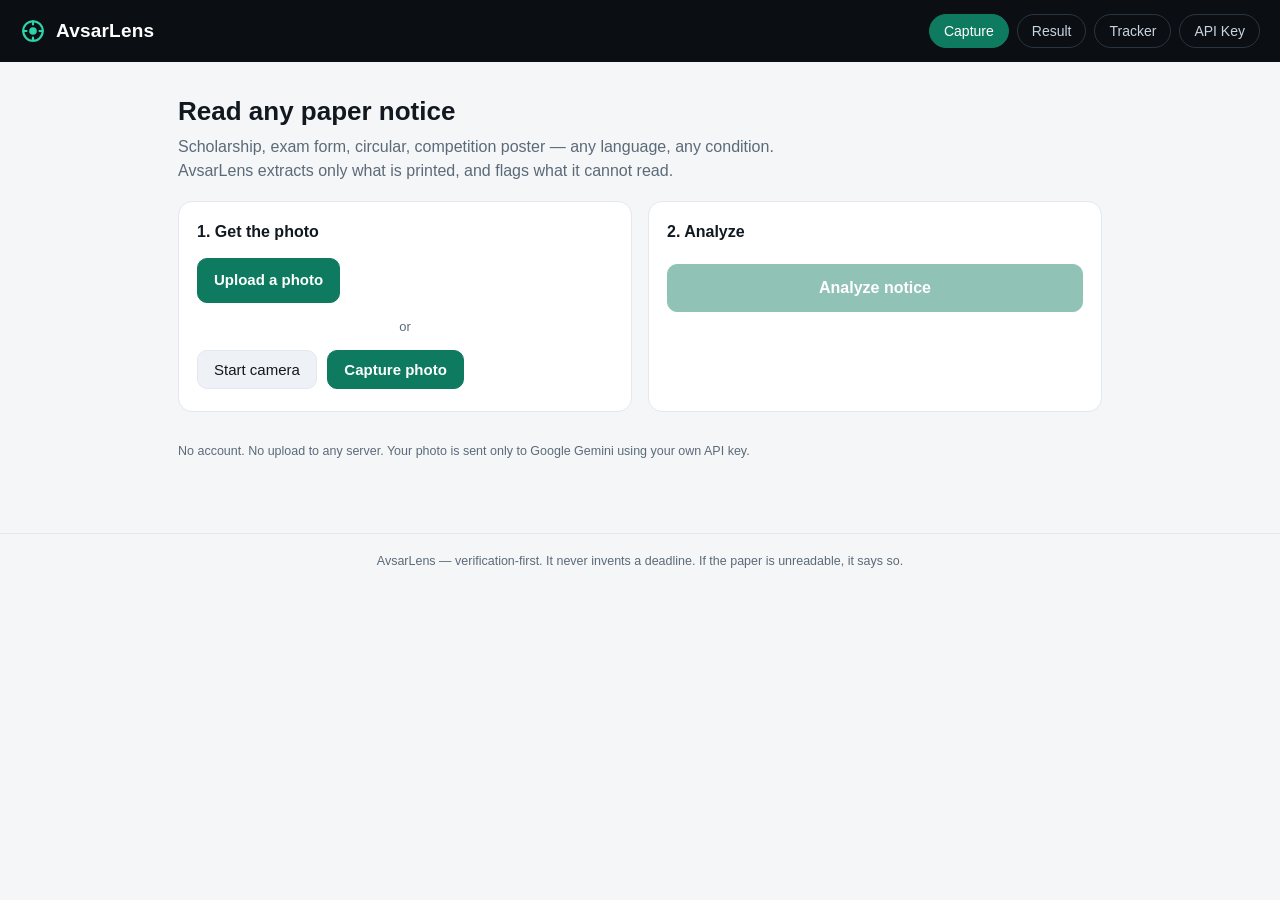
<file: AvsarLens/app/index.html>
<!DOCTYPE html>
<html lang="en">
<head>
<meta charset="UTF-8">
<meta name="viewport" content="width=device-width, initial-scale=1">
<title>AvsarLens — Snap the notice. Seize the opportunity.</title>
<link rel="stylesheet" href="style.css">
</head>
<body>
<header>
  <div class="logo">
    <svg width="26" height="26" viewBox="0 0 24 24" fill="none" aria-hidden="true">
      <circle cx="12" cy="12" r="9" stroke="#2dd4a7" stroke-width="2"/>
      <circle cx="12" cy="12" r="3.5" fill="#2dd4a7"/>
      <path d="M12 3v3M12 18v3M3 12h3M18 12h3" stroke="#2dd4a7" stroke-width="2" stroke-linecap="round"/>
    </svg>
    <span>AvsarLens</span>
  </div>
  <nav>
    <button class="nav-btn active" data-view="capture">Capture</button>
    <button class="nav-btn" data-view="card">Result</button>
    <button class="nav-btn" data-view="tracker">Tracker</button>
    <button class="nav-btn" data-view="key">API Key</button>
  </nav>
</header>

<main>
  <!-- CAPTURE -->
  <section id="view-capture" class="view">
    <h1>Read any paper notice</h1>
    <p class="sub">Scholarship, exam form, circular, competition poster — any language, any condition. AvsarLens extracts only what is printed, and flags what it cannot read.</p>

    <div class="capture-grid">
      <div class="panel">
        <h2>1. Get the photo</h2>
        <label class="btn primary" for="file-input">Upload a photo</label>
        <input type="file" id="file-input" accept="image/*" hidden>
        <div class="or">or</div>
        <button class="btn" id="cam-toggle">Start camera</button>
        <video id="cam-video" autoplay playsinline hidden></video>
        <button class="btn primary" id="cam-shoot" hidden>Capture photo</button>
      </div>

      <div class="panel">
        <h2>2. Analyze</h2>
        <img id="preview" alt="Notice preview" hidden>
        <button class="btn primary big" id="analyze-btn" disabled>Analyze notice</button>
        <div id="status" class="status" role="status"></div>
      </div>
    </div>
    <p class="hint">No account. No upload to any server. Your photo is sent only to Google Gemini using your own API key.</p>
  </section>

  <!-- RESULT CARD -->
  <section id="view-card" class="view" hidden>
    <div id="card-empty" class="empty">No result yet. Capture a notice first.</div>
    <div id="card-out" hidden>
      <div id="chips" class="chips"></div>
      <div class="card">
        <div class="card-head">
          <span id="c-type" class="type-chip"></span>
          <span id="c-lang" class="muted"></span>
        </div>
        <h2 id="c-what"></h2>
        <div class="field"><h3>Who can apply</h3><ul id="c-who"></ul></div>
        <div class="field"><h3>Deadline</h3><div id="c-deadline"></div></div>
        <div class="field"><h3>Documents needed</h3><ul id="c-docs"></ul></div>
        <div class="field"><h3>How to apply</h3><ol id="c-how"></ol></div>
        <div class="field"><h3>Extra details from the notice</h3><ul id="c-extra"></ul></div>
      </div>

      <div class="panel cia" id="cia-panel" hidden>
        <h2>Can I apply?</h2>
        <div id="cia-body"></div>
      </div>

      <div class="actions">
        <button class="btn primary" id="cia-btn" hidden>Check "Can I apply?"</button>
        <button class="btn" id="save-btn">Save to tracker</button>
        <button class="btn" id="print-btn">Print view</button>
      </div>
    </div>
  </section>

  <!-- TRACKER -->
  <section id="view-tracker" class="view" hidden>
    <h1>Deadline tracker</h1>
    <p class="sub">Saved on this device only (localStorage). Nothing leaves your browser.</p>
    <div id="tracker-empty" class="empty">Nothing saved yet. Analyze a notice and press "Save to tracker".</div>
    <div id="tracker-list"></div>
  </section>

  <!-- API KEY -->
  <section id="view-key" class="view" hidden>
    <h1>Your Gemini API key</h1>
    <div class="panel narrow">
      <p class="sub">Bring your own key (BYOK). It is stored only in this browser's localStorage and sent only to Google's Gemini API. There is no AvsarLens server.</p>
      <input type="password" id="key-input" placeholder="Paste your Gemini API key" autocomplete="off">
      <div class="actions">
        <button class="btn primary" id="key-save">Save key</button>
        <button class="btn danger" id="key-clear">Remove key</button>
      </div>
      <div id="key-status" class="status"></div>
      <p class="hint">Model is fixed to the Gemini Flash family. Fallbacks are Flash-only.</p>
    </div>
  </section>

  <!-- PRINT -->
  <section id="view-print" class="view" hidden>
    <div id="print-out"></div>
    <div class="actions no-print">
      <button class="btn primary" id="do-print">Print</button>
      <button class="btn" id="print-close">Close</button>
    </div>
  </section>
</main>

<footer>AvsarLens — verification-first. It never invents a deadline. If the paper is unreadable, it says so.</footer>
<script src="app.js"></script>
</body>
</html>
</file>
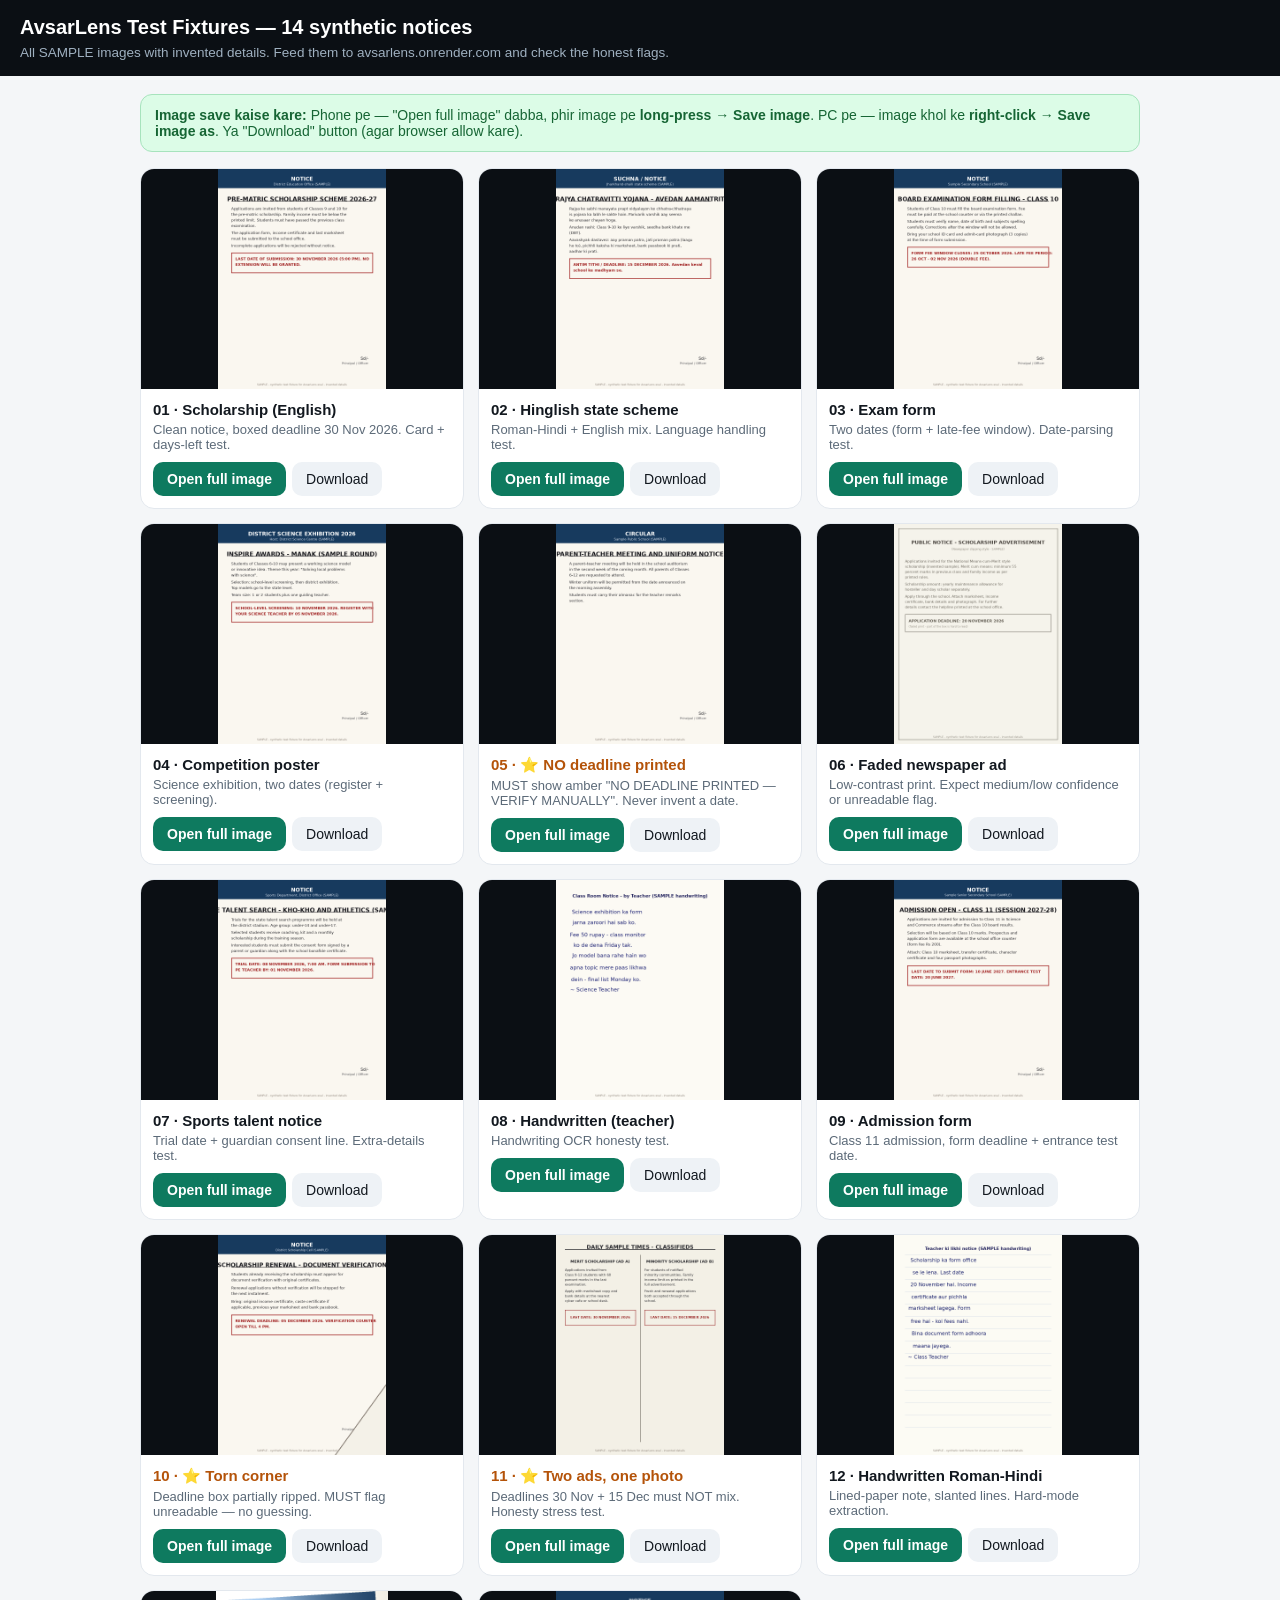
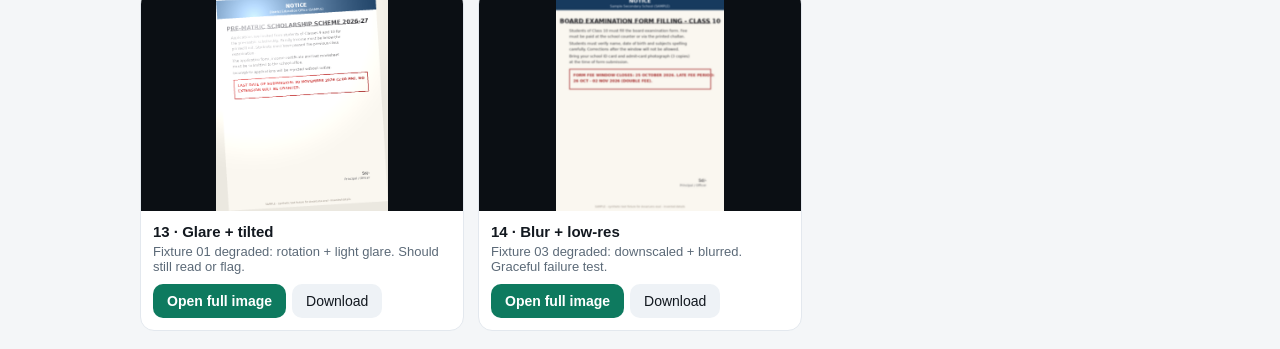
<file: to_app/fixtures.html>
<!DOCTYPE html>
<html lang="en">
<head>
<meta charset="UTF-8">
<meta name="viewport" content="width=device-width, initial-scale=1">
<title>AvsarLens — Test Fixtures (14)</title>
<style>
body{margin:0;font-family:-apple-system,BlinkMacSystemFont,"Segoe UI",Roboto,Arial,sans-serif;background:#f4f6f8;color:#12181f}
header{background:#0b0f14;color:#fff;padding:16px 20px}
header h1{margin:0;font-size:20px}
header p{margin:6px 0 0;color:#9fb0c0;font-size:13.5px}
.wrap{max-width:1000px;margin:0 auto;padding:18px}
.howto{background:#dcfce7;border:1px solid #a7e3bd;color:#166534;border-radius:12px;padding:12px 14px;font-size:14px;margin-bottom:16px}
.grid{display:grid;grid-template-columns:repeat(auto-fill,minmax(280px,1fr));gap:14px}
.card{background:#fff;border:1px solid #e3e8ee;border-radius:14px;overflow:hidden}
.card img{width:100%;height:220px;object-fit:contain;background:#0b0f14;display:block}
.card .body{padding:12px}
.card h3{margin:0 0 4px;font-size:15px}
.card p{margin:0 0 10px;color:#5c6a78;font-size:13px}
a.btn{display:inline-block;background:#0e7a5f;color:#fff;text-decoration:none;padding:9px 14px;border-radius:10px;font-size:14px;font-weight:600;margin-right:6px}
a.plain{display:inline-block;background:#eef2f6;color:#12181f;text-decoration:none;padding:9px 14px;border-radius:10px;font-size:14px}
.star{color:#b45309;font-weight:700}
</style>
</head>
<body>
<header>
  <h1>AvsarLens Test Fixtures — 14 synthetic notices</h1>
  <p>All SAMPLE images with invented details. Feed them to avsarlens.onrender.com and check the honest flags.</p>
</header>
<div class="wrap">
  <div class="howto"><b>Image save kaise kare:</b> Phone pe — "Open full image" dabba, phir image pe <b>long-press → Save image</b>. PC pe — image khol ke <b>right-click → Save image as</b>. Ya "Download" button (agar browser allow kare).</div>
  <div class="grid">

    <div class="card"><img src="fixture-01_scholarship_en.png" alt="01"><div class="body"><h3>01 · Scholarship (English)</h3><p>Clean notice, boxed deadline 30 Nov 2026. Card + days-left test.</p><a class="btn" href="fixture-01_scholarship_en.png" target="_blank">Open full image</a><a class="plain" href="fixture-01_scholarship_en.png" download>Download</a></div></div>

    <div class="card"><img src="fixture-02_scholarship_hinglish.png" alt="02"><div class="body"><h3>02 · Hinglish state scheme</h3><p>Roman-Hindi + English mix. Language handling test.</p><a class="btn" href="fixture-02_scholarship_hinglish.png" target="_blank">Open full image</a><a class="plain" href="fixture-02_scholarship_hinglish.png" download>Download</a></div></div>

    <div class="card"><img src="fixture-03_exam_form.png" alt="03"><div class="body"><h3>03 · Exam form</h3><p>Two dates (form + late-fee window). Date-parsing test.</p><a class="btn" href="fixture-03_exam_form.png" target="_blank">Open full image</a><a class="plain" href="fixture-03_exam_form.png" download>Download</a></div></div>

    <div class="card"><img src="fixture-04_competition_poster.png" alt="04"><div class="body"><h3>04 · Competition poster</h3><p>Science exhibition, two dates (register + screening).</p><a class="btn" href="fixture-04_competition_poster.png" target="_blank">Open full image</a><a class="plain" href="fixture-04_competition_poster.png" download>Download</a></div></div>

    <div class="card"><img src="fixture-05_circular_no_deadline.png" alt="05"><div class="body"><h3 class="star">05 · ⭐ NO deadline printed</h3><p>MUST show amber "NO DEADLINE PRINTED — VERIFY MANUALLY". Never invent a date.</p><a class="btn" href="fixture-05_circular_no_deadline.png" target="_blank">Open full image</a><a class="plain" href="fixture-05_circular_no_deadline.png" download>Download</a></div></div>

    <div class="card"><img src="fixture-06_faded_news_ad.png" alt="06"><div class="body"><h3>06 · Faded newspaper ad</h3><p>Low-contrast print. Expect medium/low confidence or unreadable flag.</p><a class="btn" href="fixture-06_faded_news_ad.png" target="_blank">Open full image</a><a class="plain" href="fixture-06_faded_news_ad.png" download>Download</a></div></div>

    <div class="card"><img src="fixture-07_sports_notice.png" alt="07"><div class="body"><h3>07 · Sports talent notice</h3><p>Trial date + guardian consent line. Extra-details test.</p><a class="btn" href="fixture-07_sports_notice.png" target="_blank">Open full image</a><a class="plain" href="fixture-07_sports_notice.png" download>Download</a></div></div>

    <div class="card"><img src="fixture-08_handwritten_teacher.png" alt="08"><div class="body"><h3>08 · Handwritten (teacher)</h3><p>Handwriting OCR honesty test.</p><a class="btn" href="fixture-08_handwritten_teacher.png" target="_blank">Open full image</a><a class="plain" href="fixture-08_handwritten_teacher.png" download>Download</a></div></div>

    <div class="card"><img src="fixture-09_admission_form.png" alt="09"><div class="body"><h3>09 · Admission form</h3><p>Class 11 admission, form deadline + entrance test date.</p><a class="btn" href="fixture-09_admission_form.png" target="_blank">Open full image</a><a class="plain" href="fixture-09_admission_form.png" download>Download</a></div></div>

    <div class="card"><img src="fixture-10_torn_corner.png" alt="10"><div class="body"><h3 class="star">10 · ⭐ Torn corner</h3><p>Deadline box partially ripped. MUST flag unreadable — no guessing.</p><a class="btn" href="fixture-10_torn_corner.png" target="_blank">Open full image</a><a class="plain" href="fixture-10_torn_corner.png" download>Download</a></div></div>

    <div class="card"><img src="fixture-11_newspaper_two_ads.png" alt="11"><div class="body"><h3 class="star">11 · ⭐ Two ads, one photo</h3><p>Deadlines 30 Nov + 15 Dec must NOT mix. Honesty stress test.</p><a class="btn" href="fixture-11_newspaper_two_ads.png" target="_blank">Open full image</a><a class="plain" href="fixture-11_newspaper_two_ads.png" download>Download</a></div></div>

    <div class="card"><img src="fixture-12_handwritten_hindi_note.png" alt="12"><div class="body"><h3>12 · Handwritten Roman-Hindi</h3><p>Lined-paper note, slanted lines. Hard-mode extraction.</p><a class="btn" href="fixture-12_handwritten_hindi_note.png" target="_blank">Open full image</a><a class="plain" href="fixture-12_handwritten_hindi_note.png" download>Download</a></div></div>

    <div class="card"><img src="fixture-13_glare_tilt_variant.png" alt="13"><div class="body"><h3>13 · Glare + tilted</h3><p>Fixture 01 degraded: rotation + light glare. Should still read or flag.</p><a class="btn" href="fixture-13_glare_tilt_variant.png" target="_blank">Open full image</a><a class="plain" href="fixture-13_glare_tilt_variant.png" download>Download</a></div></div>

    <div class="card"><img src="fixture-14_blur_lowres_variant.png" alt="14"><div class="body"><h3>14 · Blur + low-res</h3><p>Fixture 03 degraded: downscaled + blurred. Graceful failure test.</p><a class="btn" href="fixture-14_blur_lowres_variant.png" target="_blank">Open full image</a><a class="plain" href="fixture-14_blur_lowres_variant.png" download>Download</a></div></div>

  </div>
</div>
</body>
</html>
</file>
<file: AvsarLens/app/style.css>
:root{
  --bg:#f4f6f8; --panel:#ffffff; --ink:#12181f; --muted:#5c6a78;
  --teal:#0e7a5f; --teal-2:#2dd4a7; --amber:#b45309; --amber-bg:#fef3c7;
  --red:#b91c1c; --line:#e3e8ee; --dark:#0b0f14;
}
*{box-sizing:border-box}
body{margin:0;font-family:-apple-system,BlinkMacSystemFont,"Segoe UI",Roboto,Helvetica,Arial,sans-serif;background:var(--bg);color:var(--ink);line-height:1.5}
header{background:var(--dark);color:#fff;padding:14px 20px;display:flex;flex-wrap:wrap;gap:12px;align-items:center;justify-content:space-between;position:sticky;top:0;z-index:5}
.logo{display:flex;align-items:center;gap:10px;font-weight:700;font-size:19px;letter-spacing:.2px}
nav{display:flex;gap:8px;flex-wrap:wrap}
.nav-btn{background:transparent;border:1px solid #2a3542;color:#c9d4de;padding:8px 14px;border-radius:999px;cursor:pointer;font-size:14px}
.nav-btn.active,.nav-btn:hover{background:var(--teal);border-color:var(--teal);color:#fff}
main{max-width:960px;margin:0 auto;padding:24px 18px 60px}
h1{font-size:26px;margin:6px 0 4px}
.sub{color:var(--muted);margin:0 0 18px;max-width:640px}
.panel{background:var(--panel);border:1px solid var(--line);border-radius:14px;padding:18px;margin-bottom:16px}
.panel.narrow{max-width:560px}
.panel h2{font-size:16px;margin:0 0 10px}
.capture-grid{display:grid;grid-template-columns:1fr 1fr;gap:16px}
@media(max-width:720px){.capture-grid{grid-template-columns:1fr}}
.btn{display:inline-block;background:#eef2f6;border:1px solid var(--line);color:var(--ink);padding:10px 16px;border-radius:10px;font-size:15px;cursor:pointer;margin:4px 6px 4px 0}
.btn:hover{border-color:#c4ced9}
.btn.primary{background:var(--teal);border-color:var(--teal);color:#fff;font-weight:600}
.btn.primary:hover{background:#0c6b53}
.btn.danger{background:#fff;border-color:#e5b8b8;color:var(--red)}
.btn.big{width:100%;padding:14px;font-size:16px;margin-top:10px}
.btn:disabled{opacity:.45;cursor:not-allowed}
.or{color:var(--muted);text-align:center;margin:10px 0;font-size:13px}
video,img#preview{width:100%;max-height:340px;object-fit:contain;border-radius:10px;background:#0b0f14;margin-top:10px}
.status{margin-top:10px;font-size:14px;color:var(--muted);min-height:20px}
.status.err{color:var(--red)}
.status.ok{color:var(--teal);font-weight:600}
.hint{color:var(--muted);font-size:12.5px;margin-top:14px}
.empty{background:var(--panel);border:1px dashed #c8d2dc;border-radius:14px;padding:28px;text-align:center;color:var(--muted)}
.chips{display:flex;flex-wrap:wrap;gap:8px;margin-bottom:12px}
.chip{background:var(--amber-bg);color:var(--amber);border:1px solid #f0d48a;border-radius:999px;padding:6px 12px;font-size:13px;font-weight:600}
.chip.ok{background:#dcfce7;color:#166534;border-color:#a7e3bd}
.chip.bad{background:#fee2e2;color:var(--red);border-color:#f2b8b8}
.card{background:var(--panel);border:1px solid var(--line);border-radius:16px;padding:22px;margin-bottom:16px}
.card-head{display:flex;gap:10px;align-items:center;margin-bottom:6px}
.type-chip{background:var(--dark);color:var(--teal-2);border-radius:999px;padding:4px 12px;font-size:12px;font-weight:700;text-transform:uppercase;letter-spacing:.6px}
.muted{color:var(--muted);font-size:13px}
.card h2{margin:2px 0 14px;font-size:21px}
.field{margin:14px 0;border-top:1px solid var(--line);padding-top:10px}
.field h3{font-size:13px;text-transform:uppercase;letter-spacing:.7px;color:var(--muted);margin:0 0 6px}
.field ul,.field ol{margin:0;padding-left:20px}
.field li{margin:4px 0}
.deadline-big{font-size:18px;font-weight:700}
.days{color:var(--teal);font-weight:600;margin-left:8px}
.days.over{color:var(--red)}
.cia .q{margin:12px 0}
.cia .q p{font-weight:600;margin:0 0 6px}
.cia label.opt{display:block;background:#f6f8fa;border:1px solid var(--line);border-radius:10px;padding:8px 12px;margin:6px 0;cursor:pointer;font-size:14px}
.cia label.opt input{margin-right:8px}
.verdict{border-radius:12px;padding:14px;margin-top:12px;font-weight:600}
.verdict.likely{background:#dcfce7;color:#166534}
.verdict.maybe{background:var(--amber-bg);color:var(--amber)}
.verdict.not{background:#fee2e2;color:var(--red)}
.verdict ul{font-weight:400;margin:8px 0 0;padding-left:18px}
.verdict .disc{font-weight:400;font-size:13px;margin-top:8px;color:var(--muted)}
.actions{margin:10px 0}
.trow{background:var(--panel);border:1px solid var(--line);border-radius:12px;padding:14px;margin-bottom:10px;display:flex;flex-wrap:wrap;gap:8px;align-items:center;justify-content:space-between}
.trow .t-title{font-weight:600;max-width:420px}
.trow .t-meta{color:var(--muted);font-size:13px}
.trow select{padding:6px 8px;border-radius:8px;border:1px solid var(--line)}
#print-out{background:#fff;border:1px solid var(--line);border-radius:12px;padding:26px;max-width:760px;margin:0 auto}
#print-out h2{margin-top:0}
#print-out .p-field{margin:12px 0}
#print-out .p-field h4{margin:0 0 4px;font-size:13px;text-transform:uppercase;color:#555}
#print-out .p-foot{margin-top:22px;border-top:1px solid #ddd;padding-top:10px;color:#666;font-size:12px}
footer{text-align:center;color:var(--muted);font-size:12.5px;padding:18px;border-top:1px solid var(--line)}
@media print{
  header,footer,nav,.no-print,.actions{display:none!important}
  body{background:#fff}
  main{padding:0;max-width:none}
  .view{display:none!important}
  #view-print{display:block!important}
  #print-out{border:none;padding:0}
}
</file>
